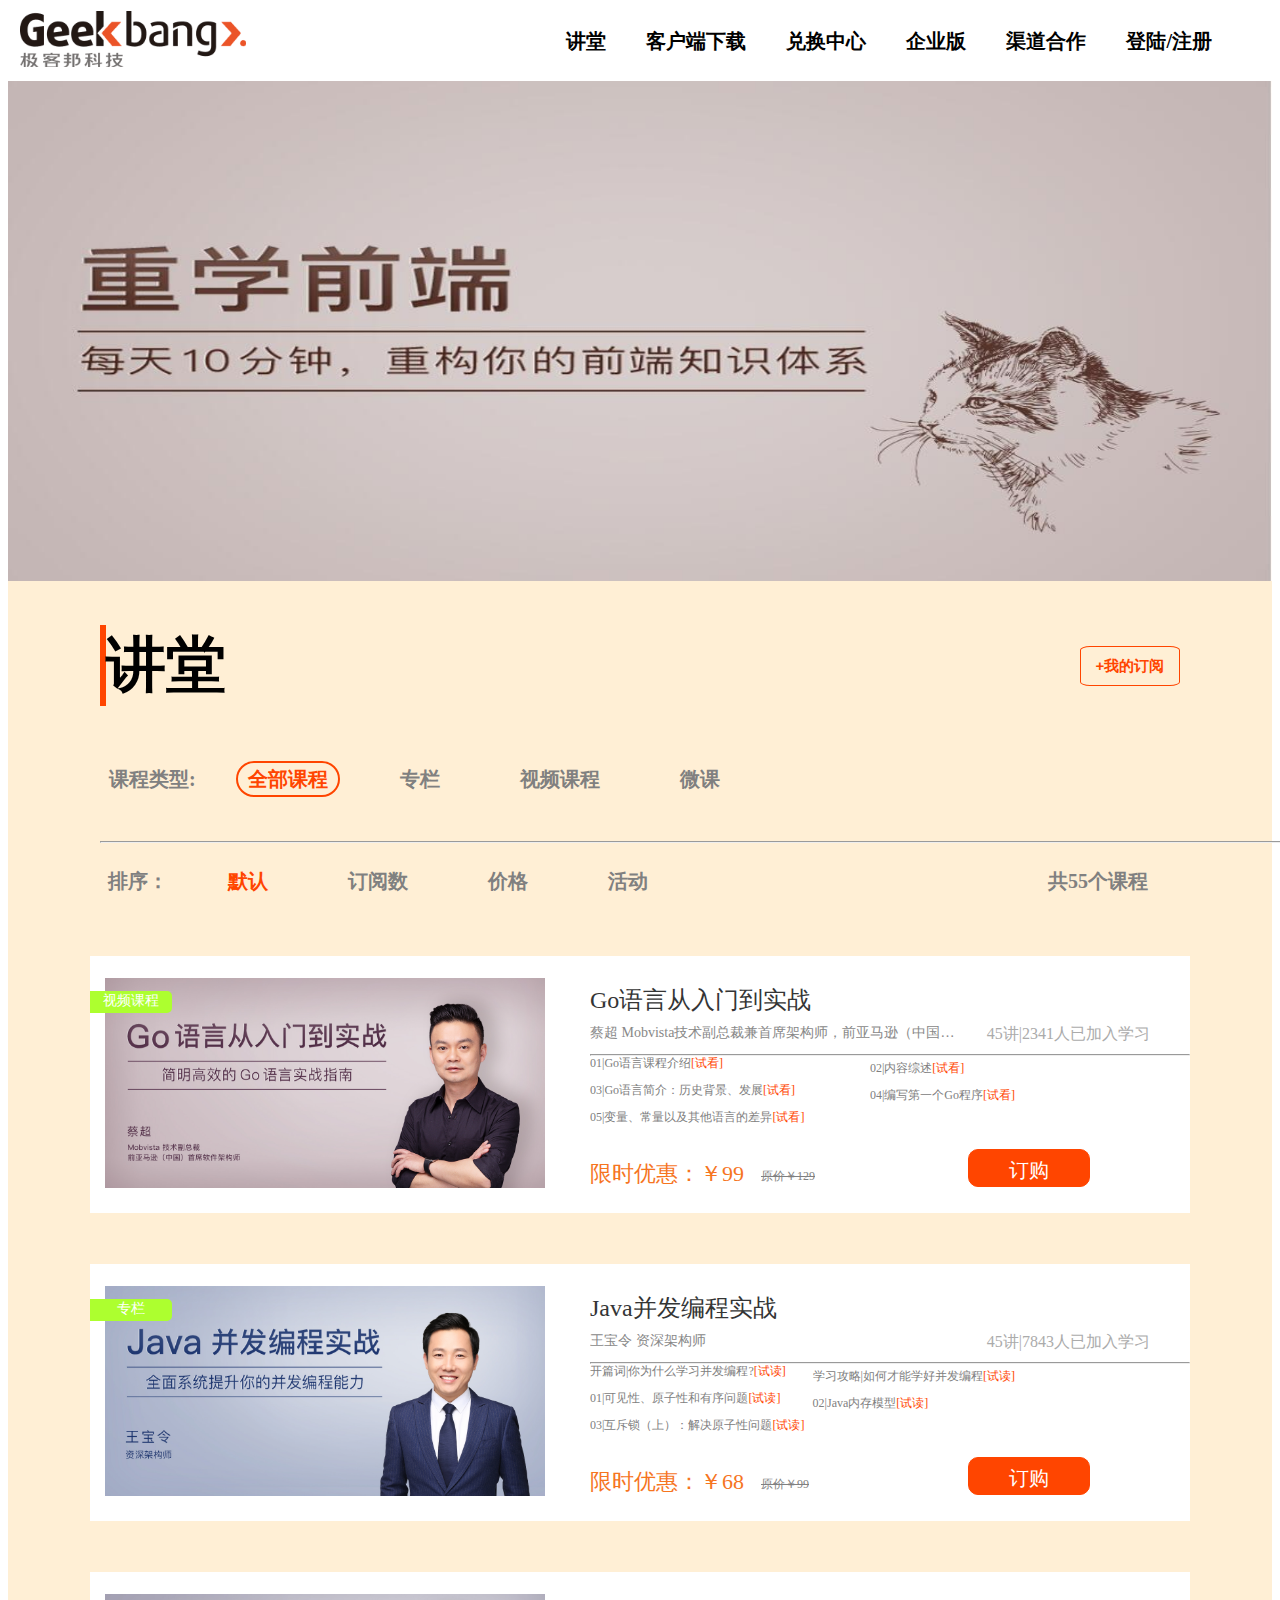
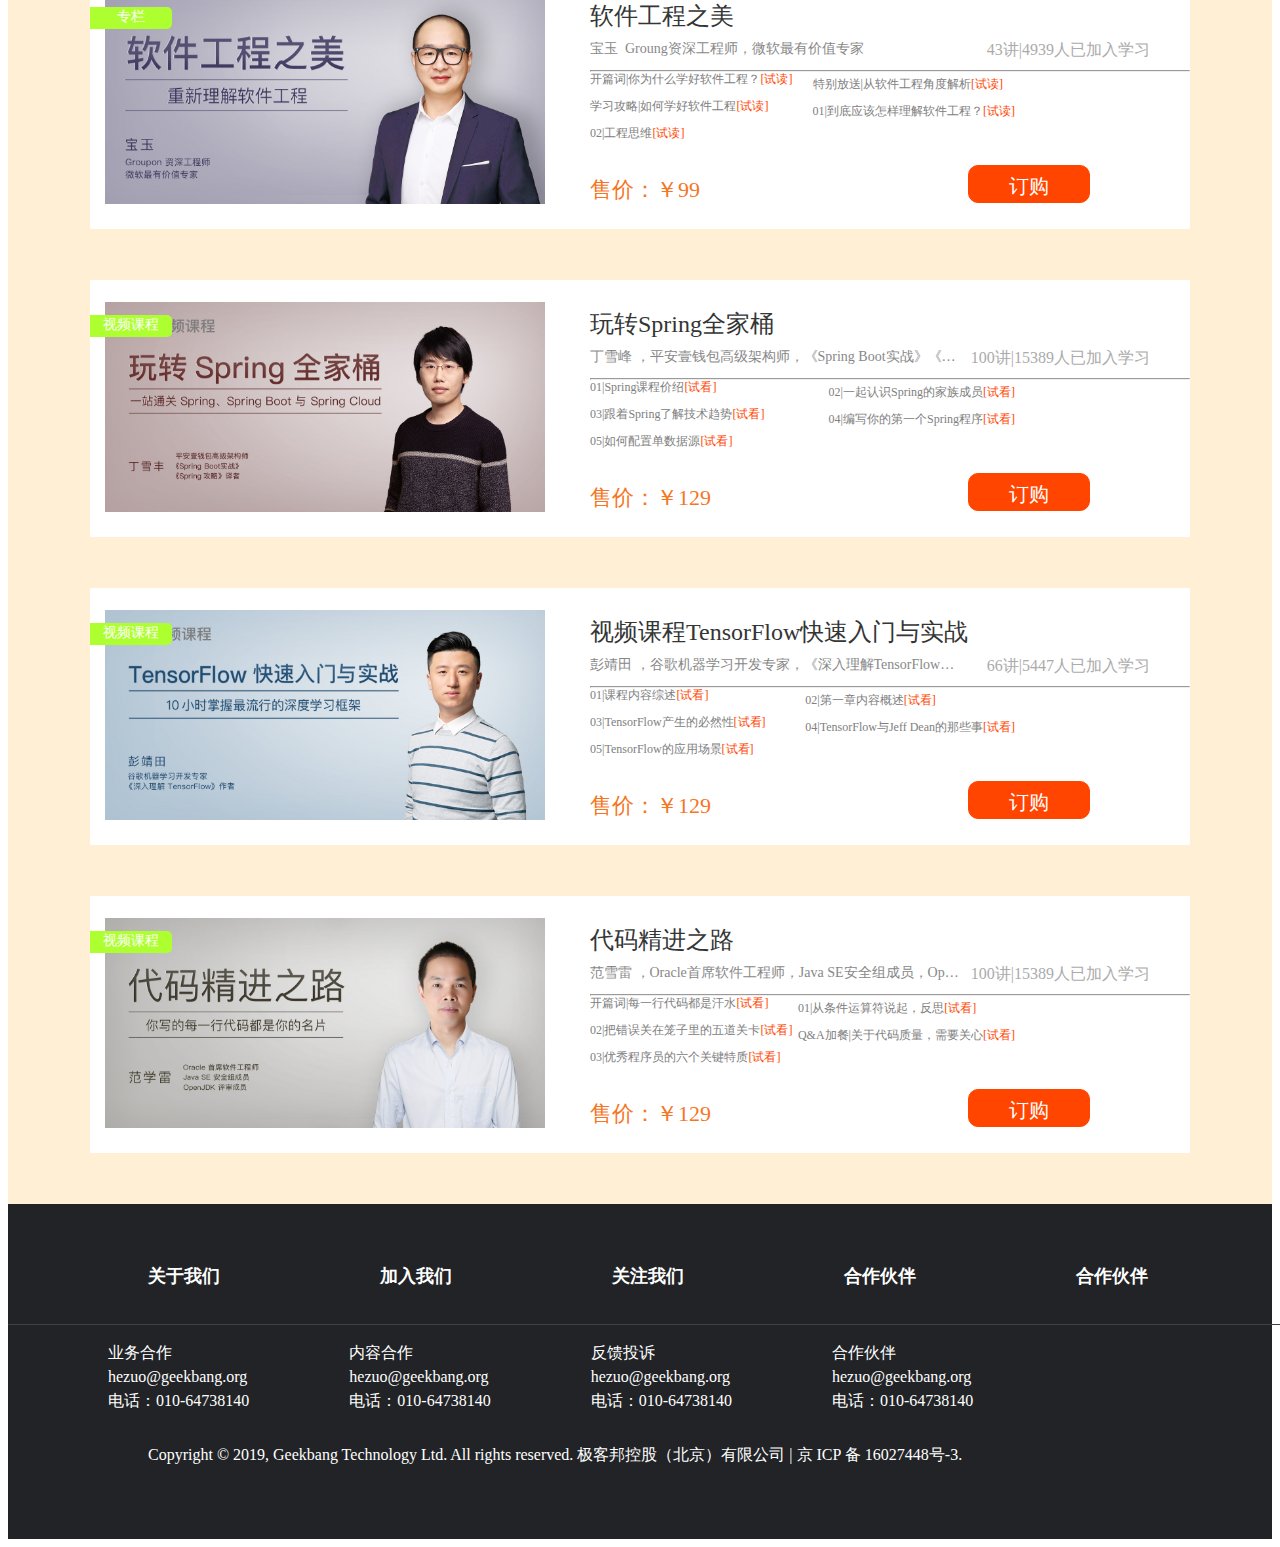
<file: Geek/index.html>
<!DOCTYPE html>
<html>
	<head>
		<meta charset="UTF-8">
		<title></title>
		<link href="css/GK.css" rel="stylesheet">
	</head>
	<body>
		
		<a name="qq"></a>
		<div class="jk"><!--导航栏开始-->
			<img src="img/jk1.png">
			<a href="#">登陆/注册</a>
			<a href="#">渠道合作</a>
			<a href="#">企业版</a>
			<a href="#">兑换中心</a>
			<a href="#">客户端下载</a>
			<a href="#">讲堂</a>
		</div><!--导航栏结束-->
		<div class="all">	<!--总的背景div开始-->
		<div><!--轮播图开始-->
			<img src="img/ji1.jpg" width="100%" height="500px" >
		</div><!--轮播图结束-->
		
		<div class="zong">
		<div class="jk2">
			<h1>讲堂</h1>
			<button>+我的订阅</button>
		</div>
		<div class="jk3">
			<ul>
				<li>课程类型:</li>
				<li  class="all-course"><span >全部课程</span></li>
				<li><a href="#">专栏</a></li>
				<li><a href="#">视频课程</a></li>
				<li><a href="#">微课</a></li>
				
			</ul>
			</div>
			<div class="jk4">
				<hr width="1500">
			</div>
		<div class="jk5">
			<dl >
				<dt id="jk1">排序：</dt>	
			</dl>
			<dl>
				<dt id="jk3"><a href="#">默认</a></dt>	
			</dl>
			<dl>
				<dt><a href="#">订阅数</a></dt>	
			</dl>
			<dl>
				<dt><a href="#">价格</a></dt>	
			</dl>
			<dl>
				<dt><a href="#">活动</a></dt>	
			</dl>
			<dl>
				<dt id="jk2">共55个课程</dt>	
			</dl>
		</div>
		</div>
		<div class="content">
			
			<div class="content-border"><!--第一个视频内容开始-->
				<div class="contet-img">
					<h3>视频课程</h3>
					<img src="img/img1.jpg">
					
				</div>
			</div>
			<div class="middle">
				<div class="content-right">
					<h6>Go语言从入门到实战</h6>
					<p>蔡超&nbsp;Mobvista技术副总裁兼首席架构师，前亚马逊（中国）（Mobvista技术副总裁兼首席架构师，前亚马逊，Mobvista技术副总裁兼首席架构师，前亚马逊 &nbsp; &nbsp;</p><span>45讲|2341人已加入学习</span>
					<hr>
				</div>
				<div class="content-buttom">
				<ul class="l">
					<li>
					<p> 01|Go语言课程介绍<span>[试看]</span></p>
				</li>
			
				
				<li>
				
					<p> 03|Go语言简介：历史背景、发展<span>[试看]</span></p>
				</li>
				
				<li >
				
					<p> 05|变量、常量以及其他语言的差异<span>[试看]</span></p>
				</li>
				</ul>
				<ul class="r">
					<li >
						<p> 02|内容综述<span>[试看]</span></p>
					</li>
					<li >
						<p> 04|编写第一个Go程序<span>[试看]</span></p>
					</li>
				</ul>
				</div>
				<div class="discount"><!--限时优惠开始-->
					<h3 class="deadline">限时优惠：￥99<span> <s>原价￥129</s></span></h3>
				</div><!--限时优惠结束-->
				<div class="buy"><a class="order">订购</a></div><!--订购开始-->
			</div><!--订购结束-->
		
		</div><!--第一个视频内容结束-->

		<div class="content"><!--第二个视频内容开始-->
			
			<div class="content-border">
				<div class="contet-img">
					<h3>专栏</h3>
					<img src="img/img2.jpg">
					
				</div>
			</div>
			<div class="middle">
				<div class="content-right">
					<h6>Java并发编程实战</h6>
					<p>王宝令&nbsp;资深架构师 &nbsp; &nbsp;</p><span>45讲|7843人已加入学习</span>
					<hr>
				</div>
				<div class="content-buttom">
				<ul class="l">
					<li>
					<p> 开篇词|你为什么学习并发编程?<span>[试读]</span></p>
				</li>
			
				
				<li>
				
					<p> 01|可见性、原子性和有序问题<span>[试读]</span></p>
				</li>
				
				<li >
				
					<p> 03|互斥锁（上）：解决原子性问题<span>[试读]</span></p>
				</li>
				</ul>
				<ul class="r">
					<li >
						<p> 学习攻略|如何才能学好并发编程<span>[试读]</span></p>
					</li>
					<li >
						<p> 02|Java内存模型<span>[试读]</span></p>
					</li>
				</ul>
				</div>
				<div class="discount"><!--限时优惠开始-->
					<h3 class="deadline">限时优惠：￥68<span> <s>原价￥99</s></span></h3>
				</div><!--限时优惠结束-->
				<div class="buy"><a class="order">订购</a></div><!--订购开始-->
			</div><!--订购结束-->
		
		</div><!--第二个视频内容结束-->
		
		<div class="content"><!--第三个视频内容开始-->
			
			<div class="content-border">
				<div class="contet-img">
					<h3>专栏</h3>
					<img src="img/img3.jpg">
					
				</div>
			</div>
			<div class="middle">
				<div class="content-right">
					<h6>软件工程之美</h6>
					<p>宝玉&nbsp; Groung资深工程师，微软最有价值专家 </p><span>43讲|4939人已加入学习</span>
					<hr>
				</div>
				<div class="content-buttom">
				<ul class="l">
					<li>
					<p> 开篇词|你为什么学好软件工程？<span>[试读]</span></p>
				</li>
			
				
				<li>
				
					<p> 学习攻略|如何学好软件工程<span>[试读]</span></p>
				</li>
				
				<li >
				
					<p> 02|工程思维<span>[试读]</span></p>
				</li>
				</ul>
				<ul class="r">
					<li >
						<p> 特别放送|从软件工程角度解析<span>[试读]</span></p>
					</li>
					<li >
						<p> 01|到底应该怎样理解软件工程？<span>[试读]</span></p>
					</li>
				</ul>
				</div>
				<div class="discount"><!--限时优惠开始-->
					<h3 class="deadline">售价：￥99<span> </span></h3>
				</div><!--限时优惠结束-->
				<div class="buy"><a class="order">订购</a></div><!--订购开始-->
			</div><!--订购结束-->
		
		</div><!--第三个视频内容结束-->
		
		<div class="content"><!--第四个视频内容开始-->
			
			<div class="content-border">
				<div class="contet-img">
					<h3>视频课程</h3>
					<img src="img/img4.jpg">
					
				</div>
			</div>
			<div class="middle">
				<div class="content-right">
					<h6>玩转Spring全家桶</h6>
					<p>丁雪峰&nbsp;，平安壹钱包高级架构师，《Spring Boot实战》《S &nbsp; &nbsp;</p><span>100讲|15389人已加入学习</span>
					<hr>
				</div>
				<div class="content-buttom">
				<ul class="l">
					<li>
					<p> 01|Spring课程价绍<span>[试看]</span></p>
				</li>
			
				
				<li>
				
					<p> 03|跟着Spring了解技术趋势<span>[试看]</span></p>
				</li>
				
				<li >
				
					<p> 05|如何配置单数据源<span>[试看]</span></p>
				</li>
				</ul>
				<ul class="r">
					<li >
						<p> 02|一起认识Spring的家族成员<span>[试看]</span></p>
					</li>
					<li >
						<p> 04|编写你的第一个Spring程序<span>[试看]</span></p>
					</li>
				</ul>
				</div>
				<div class="discount"><!--限时优惠开始-->
					<h3 class="deadline">售价：￥129<span></span></h3>
				</div><!--限时优惠结束-->
				<div class="buy"><a class="order">订购</a></div><!--订购开始-->
			</div><!--订购结束-->
		
		</div><!--第四个视频内容结束-->
		
		<div class="content"><!--第五个视频内容开始-->
			
			<div class="content-border">
				<div class="contet-img">
					<h3>视频课程</h3>
					<img src="img/img5.jpg">
					
				</div>
			</div>
			<div class="middle">
				<div class="content-right">
					<h6>视频课程TensorFlow快速入门与实战</h6>
					<p>彭靖田&nbsp;，谷歌机器学习开发专家，《深入理解TensorFlow》《S &nbsp; &nbsp;</p><span>66讲|5447人已加入学习</span>
					<hr>
				</div>
				<div class="content-buttom">
				<ul class="l">
					<li>
					<p> 01|课程内容综述<span>[试看]</span></p>
				</li>
			
				
				<li>
				
					<p> 03|TensorFlow产生的必然性<span>[试看]</span></p>
				</li>
				
				<li >
				
					<p> 05|TensorFlow的应用场景<span>[试看]</span></p>
				</li>
				</ul>
				<ul class="r">
					<li >
						<p> 02|第一章内容概述<span>[试看]</span></p>
					</li>
					<li >
						<p> 04|TensorFlow与Jeff Dean的那些事<span>[试看]</span></p>
					</li>
				</ul>
				</div>
				<div class="discount"><!--限时优惠开始-->
					<h3 class="deadline">售价：￥129<span></span></h3>
				</div><!--限时优惠结束-->
				<div class="buy"><a class="order">订购</a></div><!--订购开始-->
			</div><!--订购结束-->
		
		</div><!--第五个视频内容结束-->
		
		<div class="content "><!--第六个视频内容开始-->
			
			<div class="content-border">
				<div class="contet-img">
					<h3>视频课程</h3>
					<img src="img/img6.jpg">
					
				</div>
			</div>
			<div class="middle">
				<div class="content-right">
					<h6>代码精进之路</h6>
					<p>范雪雷&nbsp;，Oracle首席软件工程师，Java SE安全组成员，OpenJDK评审成员&nbsp; &nbsp;</p><span>100讲|15389人已加入学习</span>
					<hr>
				</div>
				<div class="content-buttom">
				<ul class="l">
					<li>
					<p> 开篇词|每一行代码都是汗水<span>[试看]</span></p>
				</li>
			
				
				<li>
				
					<p> 02|把错误关在笼子里的五道关卡<span>[试看]</span></p>
				</li>
				
				<li >
				
					<p> 03|优秀程序员的六个关键特质<span>[试看]</span></p>
				</li>
				</ul>
				<ul class="r">
					<li >
						<p> 01|从条件运算符说起，反思<span>[试看]</span></p>
					</li>
					<li >
						<p> Q&A加餐|关于代码质量，需要关心<span>[试看]</span></p>
					</li>
				</ul>
				</div>
				<div class="discount"><!--限时优惠开始-->
					<h3 class="deadline">售价：￥129<span></span></h3>
				</div><!--限时优惠结束-->
				<div class="buy"><a class="order">订购</a></div><!--订购开始-->
			</div><!--订购结束-->
		
		</div><!--第六个视频内容结束-->
		
		
	
		<!--<div class="loading"><p>加载中...</p></div>-->
		
		
			
		<div class="bt">
			<div class="bt-last">
				<div class="a">
					<a class="" href="">关于我们</a>
					<a href="">加入我们</a>
					<a href="">关注我们</a>
					<a href="">合作伙伴</a>
					<a href="">合作伙伴</a>
				</div>
				<div class="b">
					<p>业务合作<br>hezuo@geekbang.org<br>
        电话：010-64738140
        </p>
        <p>内容合作<br>hezuo@geekbang.org<br>
        电话：010-64738140
        </p>
        <p>反馈投诉<br>hezuo@geekbang.org<br>
        电话：010-64738140
        </p>
        <p>合作伙伴<br>hezuo@geekbang.org<br>
        电话：010-64738140
        </p>
				</div>
				<p class="copyright">Copyright © 2019, Geekbang Technology Ltd. All rights reserved. 极客邦控股（北京）有限公司 | 京 ICP 备 16027448号-3.</p>
			</div>
		</div>
			</body>
</html>
</file>
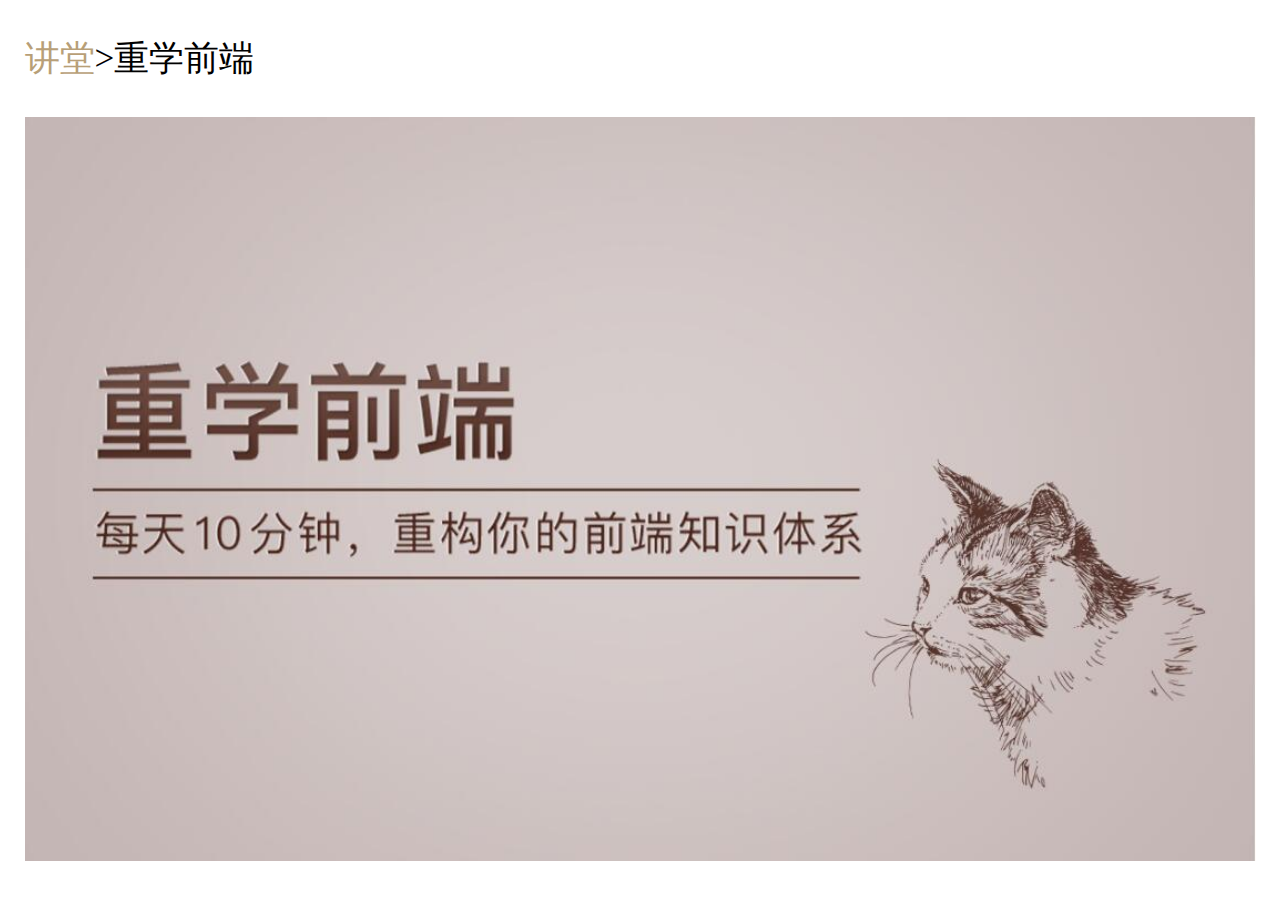
<file: Geek/Geektime.html>
<!DOCTYPE html>
<html>
	<head>
		<meta charset="UTF-8">
		<title></title>
		<style>
			.da{
				margin: 0 auto;
				width: 1231px;
			}
			a{
			text-decoration: none;
			color:#B89F77 ;	
			font-size: 35px;
			}
			p{
				font-size: 35px;
				color: #000000;
			}
			a:hover{
				color:grey ;
			}
			
		</style>
	</head>
	<body>
		<div class="da">
		
		<p><a href="Geektime2.html" >讲堂</a>>重学前端</p>
			<img src="img/ji1.jpg" width="100%">
		</div>
	
	</body>
</html>
</file>
<file: Geek/css/GK.css>
*{
	list-style: none;
}
.jk{
	position: relative;
	margin: 0px;
	padding:0px ;
	
	}
a{
	text-decoration: none;
	margin: 20px;
	float: right;
	color: #000000;
	font-weight: bold;
	font-size:20px ;
	
	
}
a:hover{
	color:gray;
}

 h1{
 font-size:60px ;
border-left: 6px solid orangered;
}
button{
	border: 1px solid orangered;
	font-weight: bold;
	width: 100px;
     height: 40px;
	color: orangered;
	font-size: 15px;
	float: right;
	margin-top: -100px;
	border-radius: 10%;
	background: papayawhip;
	cursor: pointer;

}
.jk3 li{
	
	margin:20px ;
	float: left;
	font-size:20px ;
	font-weight: bold;
	color: grey;
}
.jk3 ul{
	margin-left:-51px ;
	
}
.jk3 ul  a{
	margin-top: 0px;
	color: gray;
}
.jk3 ul a:hover{
	color: orangered;
}
.jk3 ul  .all-course span{
    border: 2px solid orangered;
     color: orangered;
    padding: 5px 10px;
    border-radius: 20px; 
    cursor: pointer;
}
 .jk4{
 	float:left ;

 }
 .jk5{
 	
 	
	float: left;
	font-size:20px ;
	font-weight: bold;
	color: grey;
	line-height: 60px;

 }
 .jk5 dl{
	float: left;
	margin: 0px;	
}

.jk5 dl dt{
	float: left;
	padding: 0px ;
	margin-left: 40px;
}
.jk5 dl a{
	margin-top:0px ;
	color: gray;
}
.jk5 dl a:hover{
	color: orangered;
}
  .all{
  	background-color: papayawhip;
  	}
.zong{
	width: 1080px;
	margin: 0px auto;
	
}
.jk5 dl #jk1{
	margin-left: 8px;
}
.jk5 dl #jk2{
	float: left;
	margin-left: 380px;
	cursor: pointer;
}
 .jk5 dl #jk3 a{
	color: orangered;
}
.content{
	width: 1100px;
	height: 257px;
	background: white;
	margin: 0 auto;
	margin-top:250px;

	}
	.content-border{
		
		width: 470px;
		height: 257px;
		text-align: center;
	
		

		
	}
	 .contet-img img{
		width:440px ;
		height: 210px;
		margin-top: 22px;
		
	}
	.contet-img h3{
		
		width: 82px;
		height: 22px;
		font-size:14px;
		color:white;
		border-top-right-radius: 5px;
		border-bottom-right-radius: 5px;
		position: absolute;
		line-height: 20px;
		margin-top: 35px;
		background-color: greenyellow;
	
	}
	 .middle{
		width:600px ;
		height: 220px;
		
	float: right;
	margin-top: -230px;
	
	}
	.middle .content-right h6{
		margin: 0px;
	padding: 0px;
    line-height: 24px;
    font-size: 24px;
    font-weight: 400;
    color: #343535;
    cursor: pointer;
	}
.middle .content-right p{
	
	overflow: hidden;
    position: relative;
    padding-right: 230px;
    line-height: 14px;
    word-break: keep-all;
    white-space: nowrap;
    text-overflow: ellipsis;
    font-size: 14px;
    font-weight: 400;
    color: #888;

}
.middle .content-right{
	margin-top: 5px;
	height: 15px;
	
}
.middle .content-right span{
    color: #ababab;
    float: right;
    margin-top:-30px ;
    margin-right:40px;
}
.column-row .icon{
	background: url(../img/icon.png) no-repeat;
	width: 19px;
	height: 15px;
	margin-top: 60px;
	float:left
	
}
 
}
.middle .icon-img p{
	
	float: left;
    -webkit-box-sizing: border-box;
    box-sizing: border-box;
    overflow: hidden;
    max-width: 100%; 
}
 
.l{
	float: left;
	padding-left: 20px;
}
.r{
	float: right;
	}
	
	.content ul{
		margin-top: -30px;
	padding-top: 20px;
	margin-left: -20px;
	line-height: 15px;
	padding-right: 100px;
	font-size: 12px;
	color: gray;
	cursor: pointer;
}
.content ul p:hover{
	color: orangered;
}
.content ul span{
	color: orangered;
	}
.content-buttom .r {
	display: block;
	margin-top: -120px;
	margin-right:75px ;
	}
	h3{
		
	margin-top: 10px;
    font-size: 22px;
    font-weight: 400;
    color: #f6751f;
    float: left;
    margin-left:0px;
    }
    .discount .deadline span{
    	font-size: 12px;
    	color: gray;
    	float: right;
    	margin-left: 17px;
    	margin-top: 9px;
    	}
    	.buy{
    		width: 120px;
    		height:36px ;
    		border: 1px solid orangered;
    		float: right;
    		margin-right: 100px;
    		border-radius: 10px;
    		text-align: center;
    		line-height: 0px;
    		background: orangered;
    		}

  .buy .order{
		color: white;
		font-weight: 400;
		width: 100px;
		height: 50px;
		margin-right: 10px;
		
		
		}
		.buy:hover{
			background: #ff8f44;
		}
		.content{
			margin-bottom:-199px;
			}
			.loading p{
				width: 177px;
				height: 26px;
				border: 1px solid gray;
				float: left;
				margin-top: 44px;
				margin-left: 627px;
				color: gray;
				text-align: center;
				border-radius: 5px ;
				background-color: #f7f8f8;;
				}
				
			.bt{
				background-color: #212326;
				height: 335px;
				margin-top: 250px;
				}	
			.bt-last{
				width: 1351px;
		height: 335px;
				margin: 0 auto;
				
				}
.a{
	padding-top: 5rem;
    padding-bottom: 2.5rem;
    border-bottom: 1px solid #424242;
        box-sizing: border-box;
   
	}
	
		
	.a a{
		    font-size: 1.1rem;
    padding-left: 120px;
    float: left;
     color: #fff;
     margin-top: -20px;
    
    text-decoration: none;
    
    
    
    }
    .z{
    	p-left: 0;
    }
    .b p{
    	font-weight: 400;
    font-size: 1rem;
    line-height: 1.5;
    padding-top: 0;
    padding-bottom: 0;
    	float: left;
    	margin-left: 100px;
    	color: #fff;
    	}
    	.copyright{
    		float:left;
    		margin-left:300px ;
    		color: #fff;
    		float: left;
    		margin-left: 140px;
    		}
</file>
